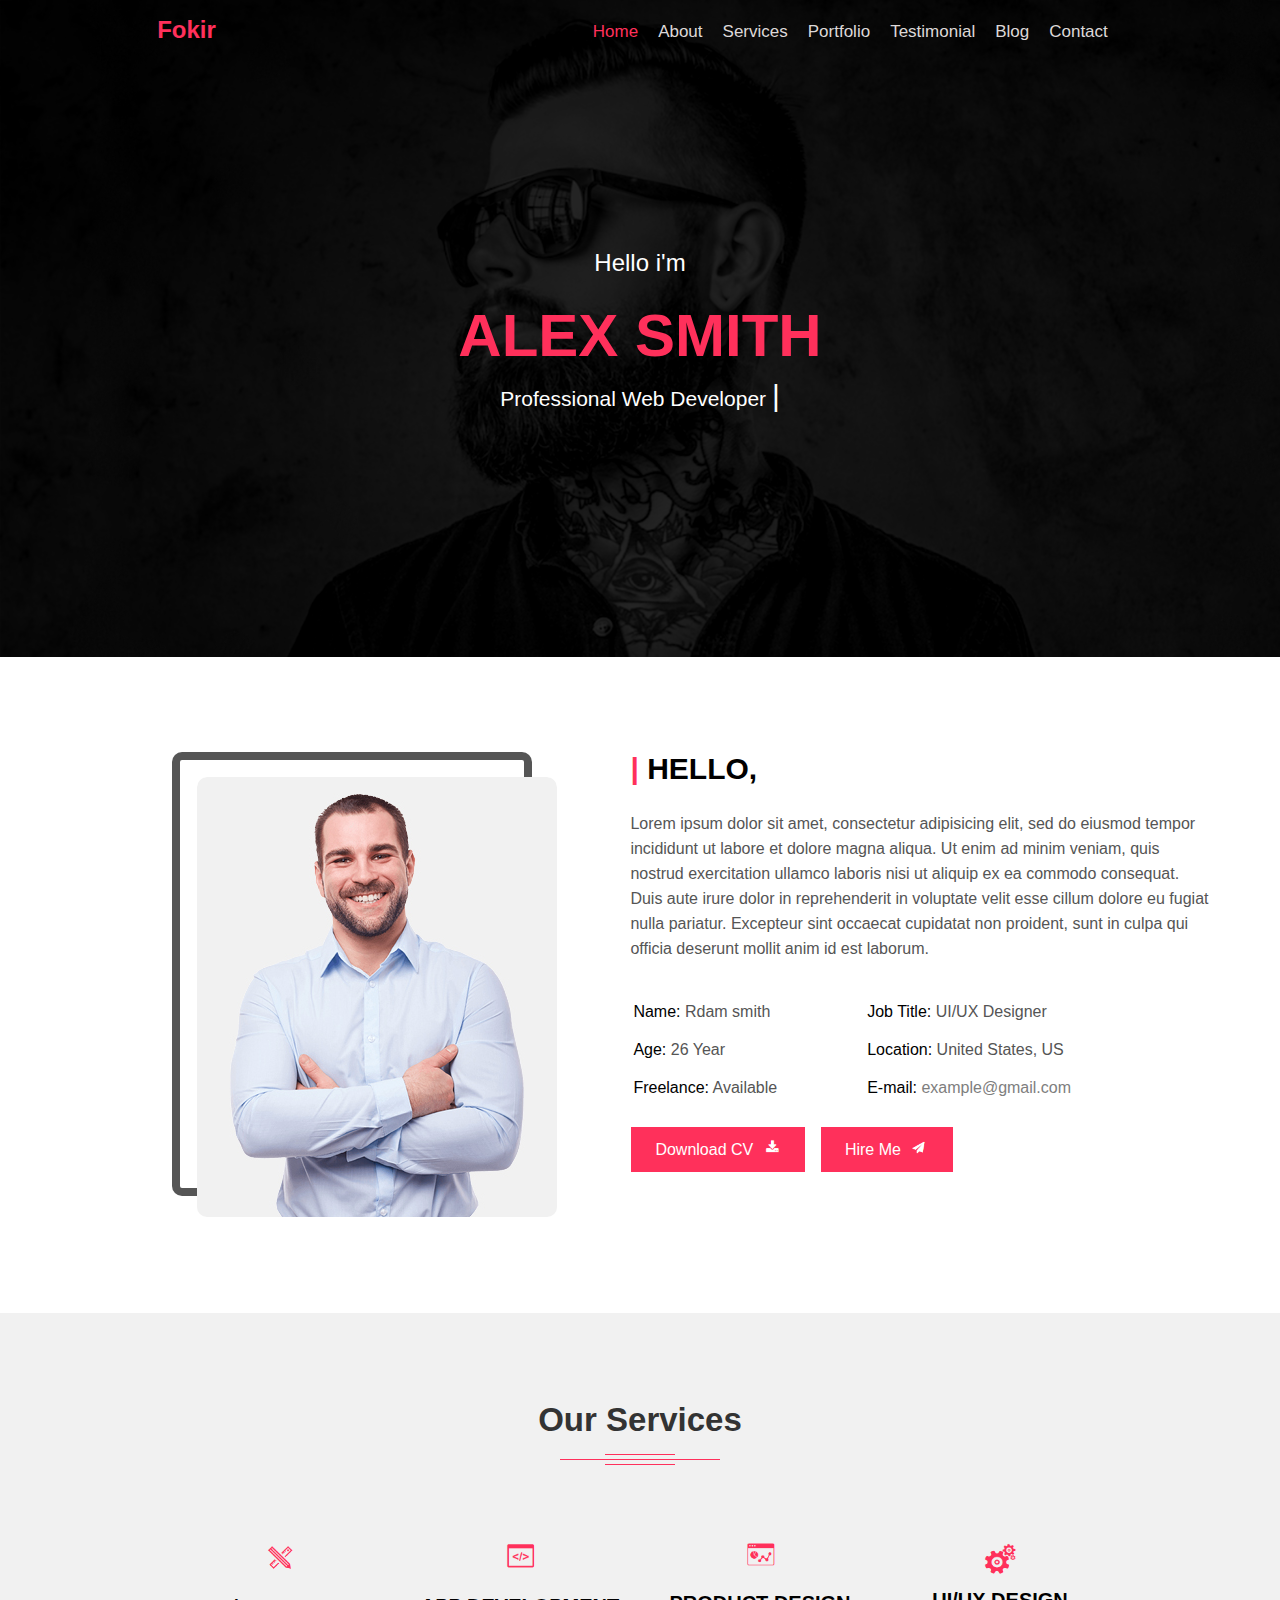
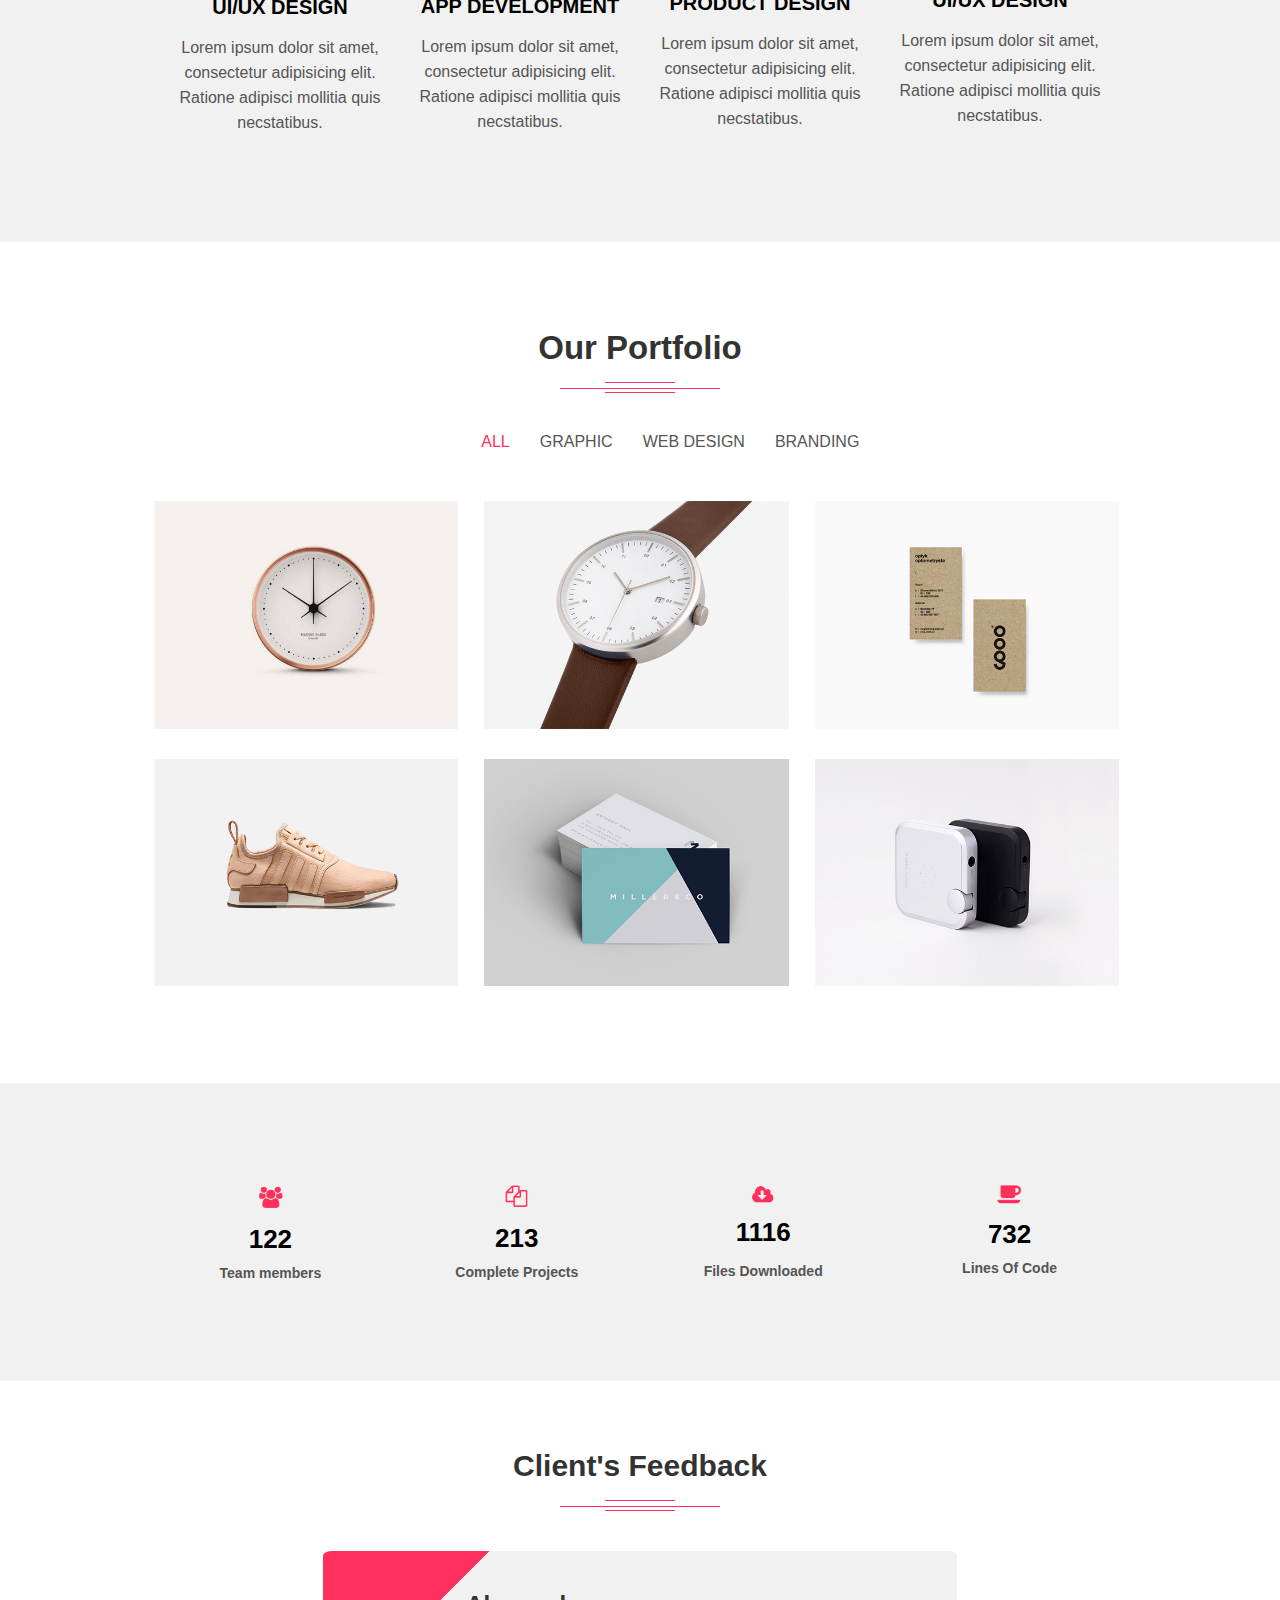
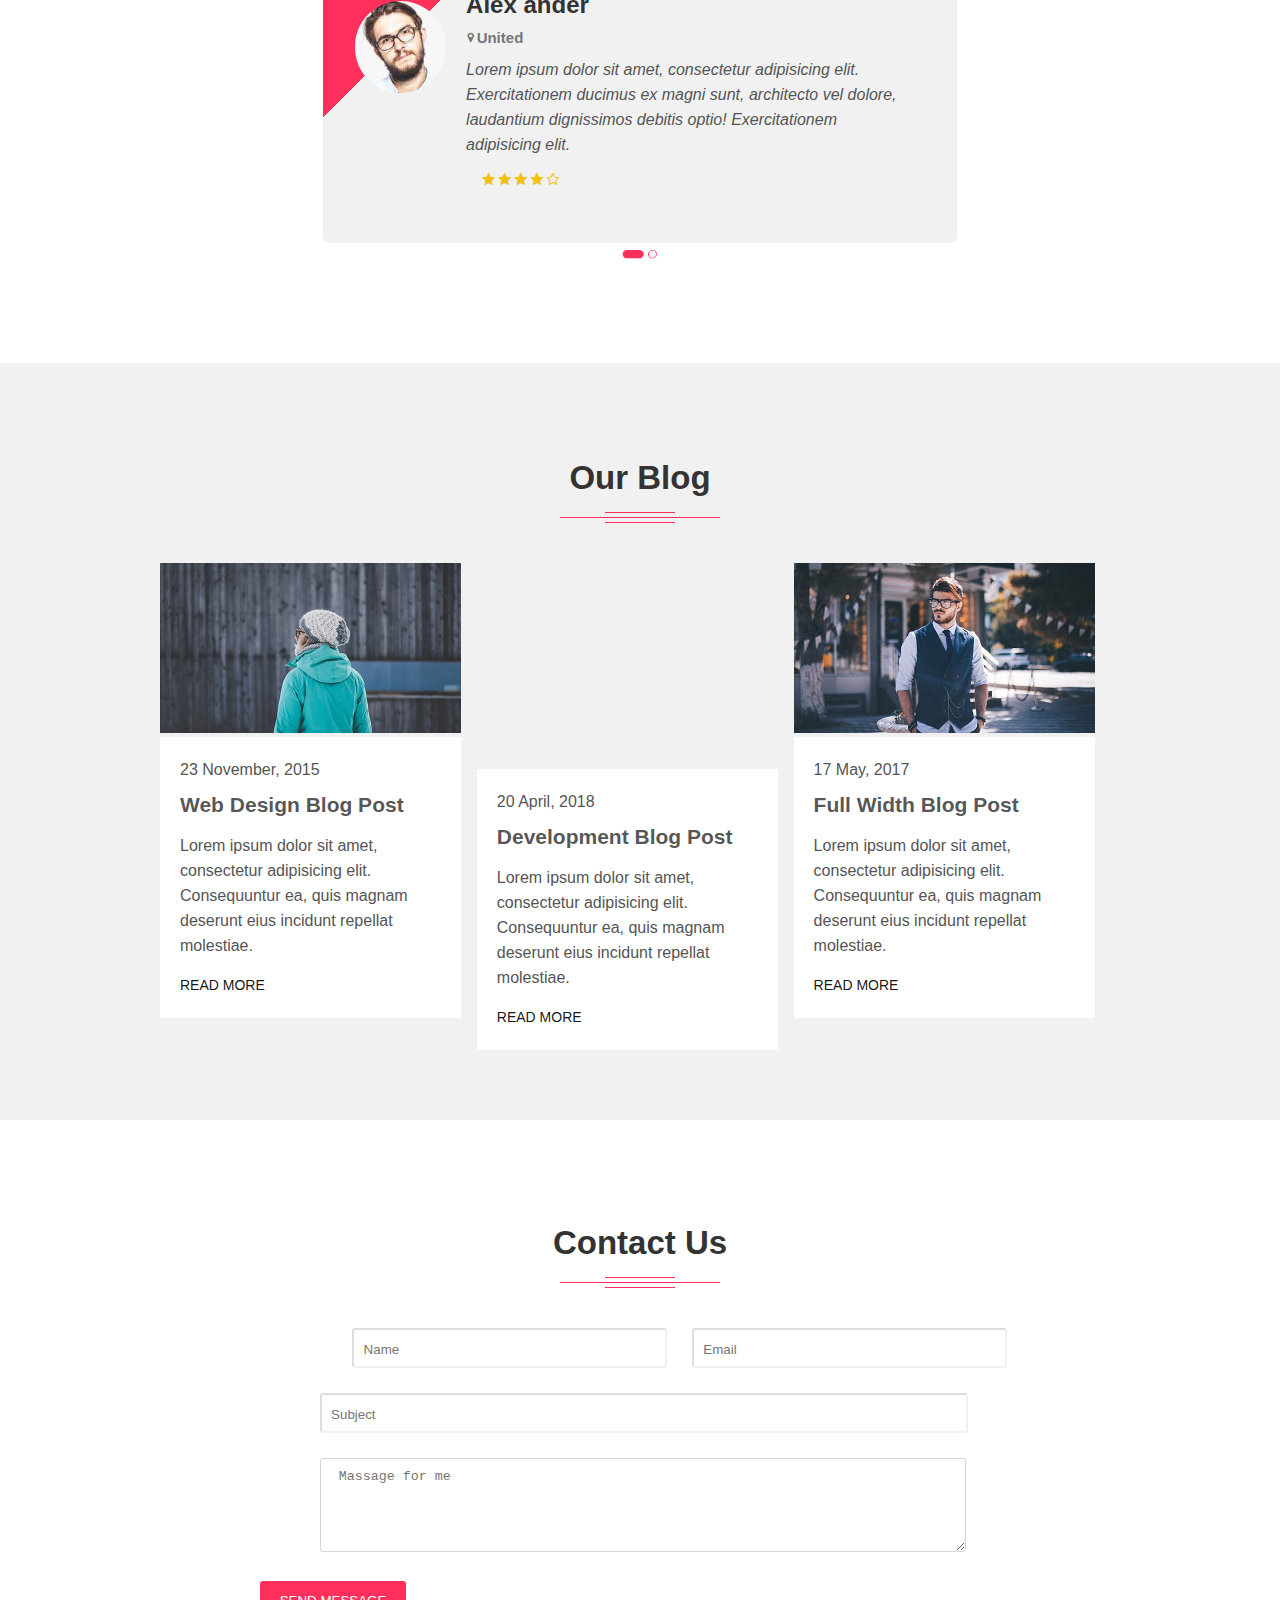
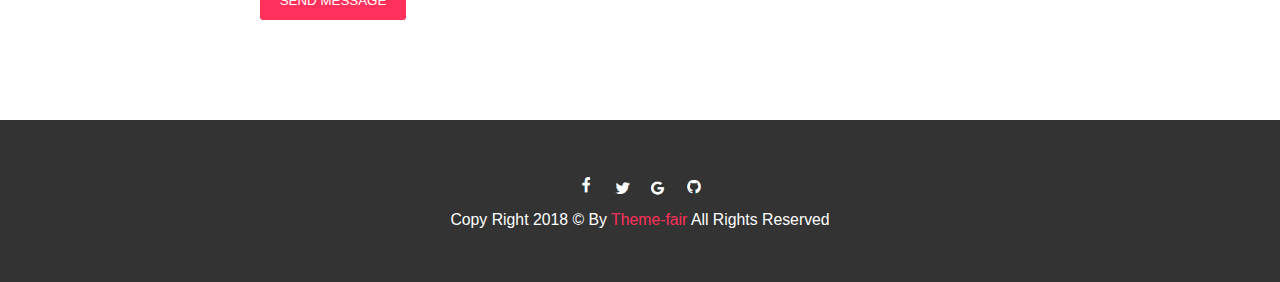
<file: index.html>
<!DOCTYPE html>
<html lang="en">

<head>
    <meta charset="UTF-8">
    <meta name="viewport" content="width=device-width, initial-scale=1.0">
    <title>Fokir</title>
    <link rel="stylesheet" href="./css/style.css">

</head>


<body>

    <!--                                      Cont Home                               -->

    <div class="cont-home">

        <div class="c-home-nav">

            <div class="c-home-inner-nav">

                <div class="c-home-aa">
                    <a href="./index.html">Fokir</a>
                </div>

                <div class="c-home-ul-li-aa">
                    <ul>
                        <li class="c-home-ul-li-1"><a href="./index.html">Home</a></li>
                        <li><a href="#about">About</a></li>
                        <li><a href="#services">Services</a></li>
                        <li><a href="#portfolio">Portfolio</a></li>
                        <li><a href="#testimonial">Testimonial</a></li>
                        <li><a href="#blog">Blog</a></li>
                        <li><a href="#contact">Contact</a></li>
                    </ul>
                </div>

                <div class="clr"></div>

            </div>

            <h3 class="c-home-hello-h3">Hello i'm</h3>
            <h1 class="c-home-hello-h1">ALEX SMITH</h1>
            <h4 class="c-home-hello-h4">Professional Web Developer <span class="cont-home-hello-h4--11">|</span></h4>

        </div>
    </div>


    <!--                                      Cont About                              -->

    <div class="cont-about" id="about">

        <div class="cont-about-inner-1">

            <div class="cont-about-inner-border">

                <div class="border">
                    <div class="layer">
                        <img src="./imgs/about.jpg" alt="about-img">
                        <div class="overlay">

                            
                            <a href="https://www.facebook.com/www.nour.mahmoud.ccom" target="_blank"><img class="overlay-img-1" src="./imgs/16.png" alt="facebook"></a>
                            <a href="https://www.facebook.com/www.nour.mahmoud.ccom" target="_blank"><img src="./imgs/17.png" alt="tw-xx"></a>
                            <a href="https://www.facebook.com/www.nour.mahmoud.ccom" target="_blank"><img src="./imgs/18.png" alt="Google"></a>
                            <a href="https://github.com/Nour4g" target="_blank"><img src="./imgs/19.png" alt="github"></a>
                            

                        </div>
                    </div>

                </div>

            </div>


            <!--               list ---- Right -->
                    

            <div class="cont-about-h2-pp-aa">

                <div class="cont-about-h2-pp-aa-inner">

                    <h2 class="cont-about-h2"><span class="cont-about-h2-pp-aa----span">|</span> HELLO,</h2>
                    <p class="cont-about-pp">Lorem ipsum dolor sit amet, consectetur adipisicing elit, sed do eiusmod
                        tempor incididunt ut labore et dolore magna
                        aliqua. Ut enim ad minim veniam, quis nostrud exercitation ullamco laboris nisi ut aliquip ex ea
                        commodo consequat.
                        Duis aute irure dolor in reprehenderit in voluptate velit esse cillum dolore eu fugiat nulla
                        pariatur.
                        Excepteur sint occaecat cupidatat non proident, sunt in culpa qui officia deserunt mollit anim
                        id est laborum.</p>

                </div>
            </div>




            <div class="cont-about-profi-ul-aa">

                <div class="cont-about-profi-ul">

                    <ul>
                        <div class="cont-about-profi-ul-aa-li-left">

                            <li><span class="cont-about-profi-ul-aa-span">Name:</span> Rdam smith</li>
                            <li><span class="cont-about-profi-ul-aa-span">Age:</span> 26 Year</li>
                            <li><span class="cont-about-profi-ul-aa-span">Freelance:</span> Available</li>
                        </div>

                        <div class="cont-about-profi-ul-aa-li-right">

                            <li><span class="cont-about-profi-ul-aa-span">Job Title:</span> UI/UX Designer</li>
                            <li><span class="cont-about-profi-ul-aa-span">Location:</span> United States, US</li>
                            <li><span class="cont-about-profi-ul-aa-span">E-mail:</span><a href="./index.html">
                                    example@gmail.com</a></li>

                        </div>

                    </ul>
                    <div class="clr"></div>

                </div>




                <div class="cont-about-profi-ul-aa-22-aaa">

                    <div class="cont-about-profi-ul-aa-22-aaa-inner">

                        <a href="./index.html">Download CV <img src="./imgs/5.png" alt="cv"></a>
                        <a href="./index.html">Hire Me <img src="./imgs/6.png" alt="hire me"></a>
                    </div>
                </div>

            </div>
            <div class="clr"></div>





        </div>



    </div>

    <!--                                      Cont Services                              -->

    <div class="cont-services" id="services">

        <div class="cont-services-ourServices">

            <h2>Our Services</h2>

        </div>

        <!-- col mb -->

        <div class="cont-services-col-mb"">


            <div class=" cont-services-i-h3-p">

            <div class="cont-services-i-h3-p-img">
                <img src="./imgs/1.png" alt="icon 1">
            </div>

            <h3>UI/UX DESIGN</h3>
            <p>Lorem ipsum dolor sit amet, consectetur adipisicing elit. Ratione adipisci mollitia quis necstatibus.</p>
        </div>

        <div class="cont-services-i-h3-p">

            <div class="cont-services-i-h3-p-img">
                <img src="./imgs/2.png" alt="icon 2">
            </div>

            <h3>APP DEVELOPMENT</h3>
            <p>Lorem ipsum dolor sit amet, consectetur adipisicing elit. Ratione adipisci mollitia quis necstatibus.</p>
        </div>

        <div class="cont-services-i-h3-p">

            <div class="cont-services-i-h3-p-img">
                <img src="./imgs/3.png" alt="icon 3">
            </div>

            <h3>PRODUCT DESIGN</h3>
            <p>Lorem ipsum dolor sit amet, consectetur adipisicing elit. Ratione adipisci mollitia quis necstatibus.</p>
        </div>

        <div class="cont-services-i-h3-p">

            <div class="cont-services-i-h3-p-img">
                <img src="./imgs/4.png" alt="icon 4">
            </div>

            <h3 class="cont-services-i-h3-p-UI">UI/UX DESIGN</h3>
            <p>Lorem ipsum dolor sit amet, consectetur adipisicing elit. Ratione adipisci mollitia quis necstatibus.</p>
        </div>

        <div class="clr"></div>


    </div>


    </div>


    <!--                                      Cont Portfolio                              -->

    <div class="cont-portfolio" id="portfolio">


        <div class="cont-portfolio-ourPortfolio">

            <h2>Our Portfolio</h2>

        </div>

        <!-- Ul and a and img and i -->

        <div class="cont-portfolio-ul-aa">

            <div class="cont-portfolio-ul-aa-inner">

                <ul>
                    <li class="cont-portfolio-ul-aa-inner-color"><a href="">ALL</a></li>
                    <li><a href="./graphlc.html">GRAPHIC</a></li>
                    <li><a href="./web.html">WEB DESIGN</a></li>
                    <li><a href="./branding.html">BRANDING</a></li>
                </ul>

            </div>

            <div class="clr"></div>


            <!-- img and i - (1) -->

            <div class="cont-portfolio-img-ii">

                <div class="cont-portfolio-img-ii---img">

                    <a href="./imgs/portfolio/1.jpg"><img src="./imgs/portfolio/1.jpg" alt="img hous"></a>
                    <div class="cont-portfolio-img-ii---img-back">

                        <a href="./imgs/portfolio/1.jpg"><img src="./imgs/7.png" alt="icone img"></a>

                    </div>
                </div>

                <div class="cont-portfolio-img-ii---img">

                    <a href="./imgs/portfolio/2.jpg"><img src="./imgs/portfolio/2.jpg" alt="img hous 2"></a>
                    <div class="cont-portfolio-img-ii---img-back">

                        <a href="./imgs/portfolio/2.jpg"><img src="./imgs/8.png" alt="icone img"></a>

                    </div>

                </div>

                <div class="cont-portfolio-img-ii---img">

                    <a href="./imgs/portfolio/3.jpg"><img src="./imgs/portfolio/3.jpg" alt="img 3"></a>
                    <div class="cont-portfolio-img-ii---img-back">

                        <a href="./imgs/portfolio/3.jpg"><img src="./imgs/7.png" alt="icone img"></a>

                    </div>

                </div>

            </div>

            <!--   img and i - (2)  -->

            <div class="cont-portfolio-img-ii">

                <div class="cont-portfolio-img-ii---img">

                    <a href="./imgs/portfolio/4.jpg"><img src="./imgs/portfolio/4.jpg" alt="Boots"></a>
                    <div class="cont-portfolio-img-ii---img-back">

                        <a href="./imgs/portfolio/4.jpg"><img src="./imgs/7.png" alt="icone img"></a>

                    </div>

                </div>

                <div class="cont-portfolio-img-ii---img">

                    <a href="./imgs/portfolio/5.jpg"><img src="./imgs/portfolio/5.jpg" alt="book"></a>
                    <div class="cont-portfolio-img-ii---img-back">

                        <a href="./imgs/portfolio/5.jpg"><img src="./imgs/8.png" alt="icone img"></a>

                    </div>

                </div>

                <div class="cont-portfolio-img-ii---img">

                    <a href="./imgs/portfolio/6.jpg"><img src="./imgs/portfolio/6.jpg" alt="Earphone"></a>
                    <div class="cont-portfolio-img-ii---img-back">

                        <a href="./imgs/portfolio/5.jpg"><img src="./imgs/7.png" alt="icone img"></a>

                    </div>

                </div>

            </div>
            <div class="clr"></div>






        </div>
















    </div>

    <!--                                      Cont User (42 , 76 , 401 , 256)                              -->


    <div class="cont-user" id="user">


        <div class="cont-user-inner">


            <div class="cont-user-inner-img-h3-h5">

                <div class="cont-user-inner-img-h3-h5---img">
                    <img src="./imgs/9.png" alt="">
                </div>

                <div class="cont-user-inner-img-h3-h5---h3-h5">

                    <h3>122</h3>
                    <h5>Team members</h5>

                </div>

            </div>


            <div class="cont-user-inner-img-h3-h5">

                <div class="cont-user-inner-img-h3-h5---img">
                    <img src="./imgs/10.png" alt="">
                </div>

                <div class="cont-user-inner-img-h3-h5---h3-h5">

                    <h3>213</h3>
                    <h5>Complete Projects</h5>

                </div>

            </div>


            <div class="cont-user-inner-img-h3-h5">

                <div class="cont-user-inner-img-h3-h5---img">
                    <img src="./imgs/11.png" alt="">
                </div>

                <div class="cont-user-inner-img-h3-h5---h3-h5">

                    <h3>1116</h3>
                    <h5 class="cont-user-inner-img-h3-h5---h3-h5-font">Files Downloaded</h5>

                </div>

            </div>


            <div class="cont-user-inner-img-h3-h5">

                <div class="cont-user-inner-img-h3-h5---img">
                    <img src="./imgs/12.png" alt="">
                </div>

                <div class="cont-user-inner-img-h3-h5---h3-h5">

                    <h3>732</h3>
                    <h5>Lines Of Code</h5>

                </div>

            </div>

            <div class="clr"></div>



        </div>


    </div>


    <!--                                      Cont Testimonial                              -->


    <div class="cont-testimonial" id="testimonial">



        <div class="cont-testimonial-feedback">

            <h2>Client's Feedback</h2>

        </div>



        <div class="cont-testimonial-alex">

            <div class="cont-testimonial-alex-inner">

                <div class="cont-testimonial-alex-inner-img">
                    <img src="imgs/feedback.jpg" alt="feedback">
                </div>

                <div class="cont-testimonial-alex-inner-alex-h4-pp">
                    <h3>Alex ander</h3>
                    <h4><a href="./index.html"><img src="imgs/13.png" alt="mab">United</a></h4>
                    <p>Lorem ipsum dolor sit amet, consectetur adipisicing elit.
                        Exercitationem ducimus ex magni sunt,
                        architecto vel dolore, laudantium dignissimos
                        debitis optio! Exercitationem adipisicing elit.</p>
                </div>
                <div class="clr"></div>

                <div class="cont-testimonial-alex-inner-alex-icon-img">
                    <img src="./imgs/14.png" alt="stars">
                </div>
                <div class="clr"></div>


            </div>


        </div>


        <div class="cont-testimonial-lastline-icone-img">

            <div class="cont-testimonial-lastline-icone-img-inner">
                <img src="./imgs/15.png" alt="icone">
            </div>


        </div>


    </div>


    <!--                                      Cont Blog                              -->


    <div class="cont-blog" id="blog">


        <div class="cont-blog-our-blog">

            <h2>Our Blog</h2>

        </div>


        <div class="cont-blog-list-all">

            <!--               list 1             -->

            <div class="cont-blog-list-1">

                <div class="cont-blog-list-1-inner">

                    <div class="cont-blog-list-1-img">
                        <img src="./imgs/blog/12.jpg" alt="blog">
                    </div>

                    <div class="cont-blog-list-1-post-meta-h3-p-aa">

                        <div class="cont-blog-list-1-post-meta">23 November, 2015</div>

                        <h3><a href="./index.html">Web Design Blog Post</a></h3>

                        <p>Lorem ipsum dolor sit amet, consectetur adipisicing elit. Consequuntur ea,
                            quis magnam deserunt eius incidunt repellat molestiae.</p>

                        <div class="cont-blog-list-1-post-meta-read">
                            <a href="./index.html">READ MORE </a>
                        </div>

                    </div>
                </div>

            </div>

            <!--                  List 2              -->

            <div class="cont-blog-list-2">

                <div class="cont-blog-list-2-inner">

                    <div class="cont-blog-list-2-iframe">
                        <iframe height="202" src="https://www.youtube.com/embed/uVju5--RqtY"
                            title="Envato - Bringing Ideas to Life" frameborder="0"
                            allow="accelerometer; autoplay; clipboard-write; encrypted-media; gyroscope; picture-in-picture; web-share"
                            referrerpolicy="strict-origin-when-cross-origin" allowfullscreen></iframe>
                    </div>

                    <div class="cont-blog-list-2-post-meta-h3-p-aa">

                        <div class="cont-blog-list-2-post-meta">20 April, 2018</div>

                        <h3><a href="./index.html">Development Blog Post</a></h3>

                        <p>Lorem ipsum dolor sit amet, consectetur adipisicing elit. Consequuntur ea,
                            quis magnam deserunt eius incidunt repellat molestiae.</p>

                        <div class="cont-blog-list-2-post-meta-read">
                            <a href="./index.html">READ MORE </a>
                        </div>

                    </div>

                </div>
            </div>

            <!--                  List 3              -->

            <div class="cont-blog-list-3">

                <div class="cont-blog-list-3-inner">

                    <div class="cont-blog-list-3-img">
                        <img src="./imgs/blog/32.jpg" alt="blog">
                    </div>

                    <div class="cont-blog-list-3-post-meta-h3-p-aa">

                        <div class="cont-blog-list-3-post-meta">17 May, 2017</div>

                        <h3><a href="./index.html">Full Width Blog Post</a></h3>

                        <p>Lorem ipsum dolor sit amet, consectetur adipisicing elit. Consequuntur ea,
                            quis magnam deserunt eius incidunt repellat molestiae.</p>

                        <div class="cont-blog-list-3-post-meta-read">
                            <a href="./index.html">READ MORE </a>
                        </div>

                    </div>

                </div>
            </div>
            <div class="clr"></div>

        </div>

    </div>


    <!--                                      Cont Contact Us                              -->


    <div class="cont-Contact" id="contact">

        <div class="cont-Contact-contactus">

            <h2>Contact Us</h2>

        </div>


<!--                                       Cont Contact - Form                               -->


        <div class="cont-Contact-form">

            <form>

                <!-- input 1 -->
                
                <div class="cont-Contact-form-input-1">
                    <div class="cont-Contact-form-input-name">
                        <input type="text" placeholder="  Name" required name="name">
                    </div>
                    <div class="cont-Contact-form-input-email">
                        <input type="email" placeholder="  Email" required name="email">
                    </div>
                    <div class="clr"></div>
                </div>

                <!-- input 2 -->

                <div class="cont-Contact-form-input-2">

                        <input type="text" placeholder="  Subject" required name="sub">

                </div>

                <!--  input 3 - Text Area  -->

                <div class="cont-Contact-form-input-3">
                    
                    <textarea name="massage-for" id="massage-for" placeholder="  Massage for me" required></textarea>

                </div>

                <!-- input 4 - Sub -->

                <div class="cont-Contact-form-input-4">
                    
                    <input type="submit" value="SEND MESSAGE">

                </div>

            </form>

        </div>


    </div>


    <!--                                      Cont Footer                              -->


    <div class="cont-footer" id="footer">



        <div class="cont-footer-icone-p-a">

            <div class="cont-footer-icones">
                
                <a href="https://www.facebook.com/www.nour.mahmoud.ccom" target="_blank"><img src="./imgs/16.png" alt="facebook"></a>
                <a href="https://www.facebook.com/www.nour.mahmoud.ccom" target="_blank"><img src="./imgs/17.png" alt="tw-xx"></a>
                <a href="https://www.facebook.com/www.nour.mahmoud.ccom" target="_blank"><img src="./imgs/18.png" alt="Google"></a>
                <a href="https://github.com/Nour4g" target="_blank"><img src="./imgs/19.png" alt="github"></a>

            </div>

            <div class="cont-footer-p-a">
                <p>Copy Right 2018 © By <a href="https://www.facebook.com/www.nour.mahmoud.ccom" target="_blank">Theme-fair</a> All Rights Reserved</p>
            </div>


        </div>


    </div>







    <!--                                  Finish By Nour Mahmoud Abd El Rahim                                           -->






</body>

</html>
</file>
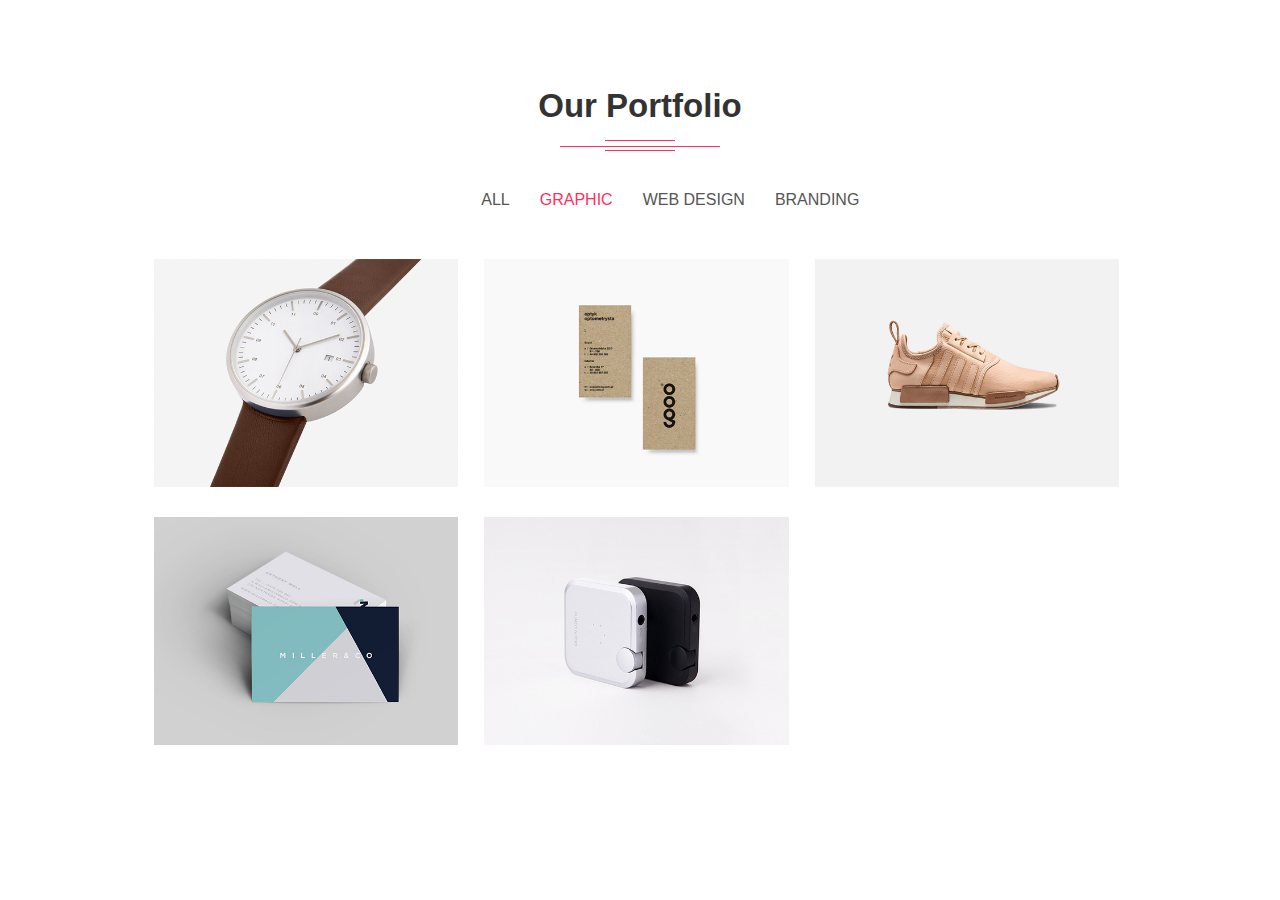
<file: graphlc.html>
<!DOCTYPE html>
<html lang="en">

<head>
    <meta charset="UTF-8">
    <meta name="viewport" content="width=device-width, initial-scale=1.0">
    <title>Fokir</title>
    <link rel="stylesheet" href="./css/style.css">

</head>


<body>

    <!--                                      Cont Portfolio                              -->

    <div class="cont-portfolio" id="portfolio">


        <div class="cont-portfolio-ourPortfolio">

            <h2>Our Portfolio</h2>

        </div>

        <!-- Ul and a and img and i -->

        <div class="cont-portfolio-ul-aa">

            <div class="cont-portfolio-ul-aa-inner">

        <ul>
            <li><a href="./index.html">ALL</a></li>
            <li class="cont-portfolio-ul-aa-inner-color"><a href="./graphlc.html">GRAPHIC</a></li>
            <li><a href="./web.html">WEB DESIGN</a></li>
            <li><a href="./branding.html">BRANDING</a></li>
        </ul>

            </div>

            <div class="clr"></div>


            <!-- img and i - (1) -->

            <div class="cont-portfolio-img-ii">

                

                <div class="cont-portfolio-img-ii---img">
                    
                    <a href="./imgs/portfolio/2.jpg"><img src="./imgs/portfolio/2.jpg" alt="img hous 2"></a>
                    <div class="cont-portfolio-img-ii---img-back">
                        
                        <a href="./imgs/portfolio/2.jpg"><img src="./imgs/8.png" alt="icone img"></a>

                    </div>
                </div>

                <div class="cont-portfolio-img-ii---img">

                    <a href="./imgs/portfolio/3.jpg"><img src="./imgs/portfolio/3.jpg" alt="img 3"></a>
                    <div class="cont-portfolio-img-ii---img-back">
                        
                        <a href="./imgs/portfolio/3.jpg"><img src="./imgs/7.png" alt="icone img"></a>

                    </div>
                </div>

            </div>

            <!--   img and i - (2)  -->

            <div class="cont-portfolio-img-ii">

                <div class="cont-portfolio-img-ii---img">

                    <a href="./imgs/portfolio/4.jpg"><img src="./imgs/portfolio/4.jpg" alt="Boots"></a>
                    <div class="cont-portfolio-img-ii---img-back">
                        
                        <a href="./imgs/portfolio/4.jpg"><img src="./imgs/7.png" alt="icone img"></a>

                    </div>
                </div>

                <div class="cont-portfolio-img-ii---img">
                    
                    <a href="./imgs/portfolio/5.jpg"><img src="./imgs/portfolio/5.jpg" alt="book"></a>
                    <div class="cont-portfolio-img-ii---img-back">
                        
                        <a href="./imgs/portfolio/5.jpg"><img src="./imgs/8.png" alt="icone img"></a>

                    </div>
                </div>

                <div class="cont-portfolio-img-ii---img">

                    <a href="./imgs/portfolio/6.jpg"><img src="./imgs/portfolio/6.jpg" alt="Earphone"></a>
                    <div class="cont-portfolio-img-ii---img-back">
                        
                        <a href="./imgs/portfolio/6.jpg"><img src="./imgs/7.png" alt="icone img"></a>

                    </div>
                </div>

            </div>
            <div class="clr"></div>






        </div>
        















    </div>










</body>



</html>
</file>
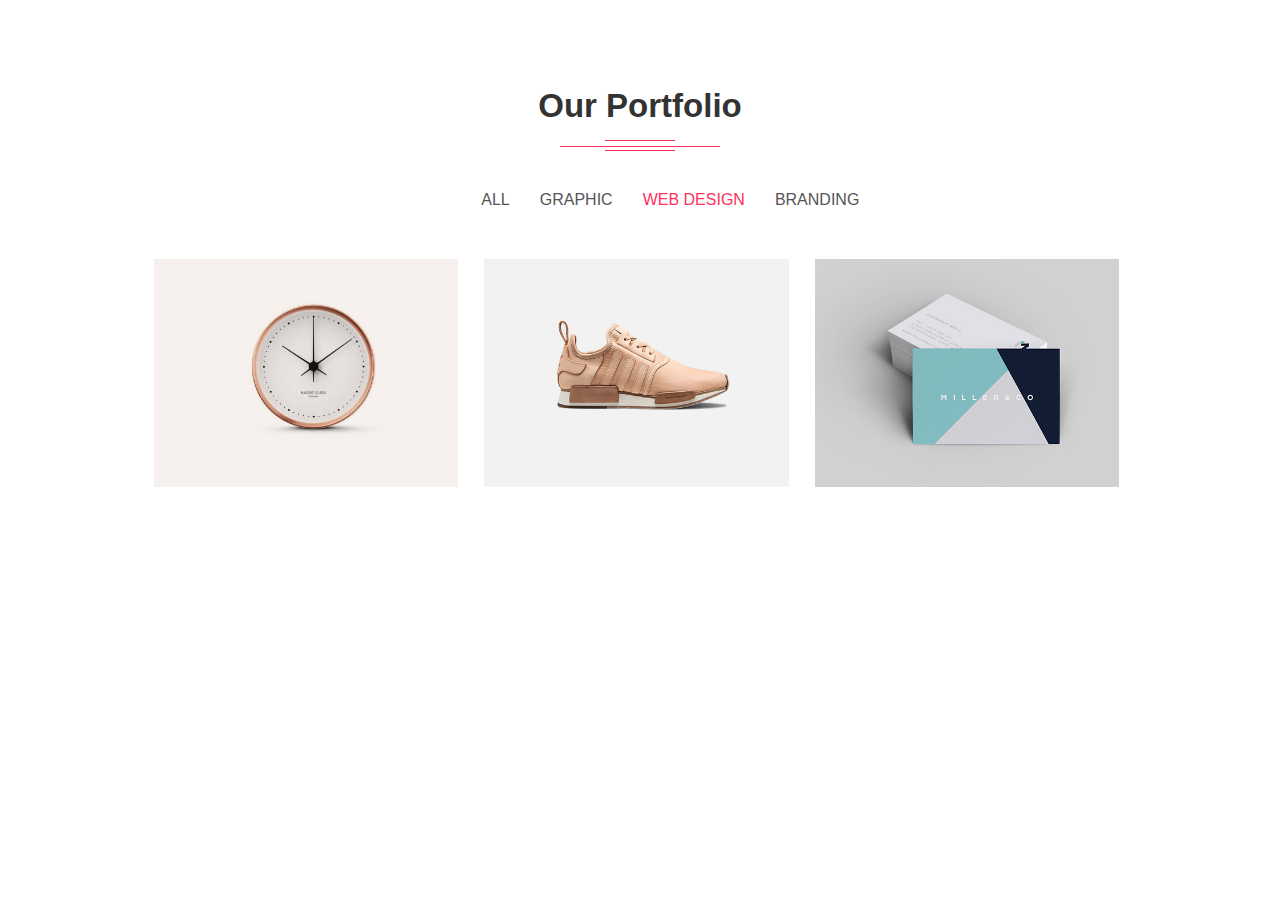
<file: web.html>
<!DOCTYPE html>
<html lang="en">

<head>
    <meta charset="UTF-8">
    <meta name="viewport" content="width=device-width, initial-scale=1.0">
    <title>Fokir</title>
    <link rel="stylesheet" href="./css/style.css">

</head>


<body>

    <!--                                      Cont Portfolio                              -->

    <div class="cont-portfolio" id="portfolio">


        <div class="cont-portfolio-ourPortfolio">

            <h2>Our Portfolio</h2>

        </div>

        <!-- Ul and a and img and i -->

        <div class="cont-portfolio-ul-aa">

            <div class="cont-portfolio-ul-aa-inner">

        <ul>
            <li><a href="./index.html">ALL</a></li>
            <li><a href="./graphlc.html">GRAPHIC</a></li>
            <li class="cont-portfolio-ul-aa-inner-color"><a href="./web.html">WEB DESIGN</a></li>
            <li><a href="./branding.html">BRANDING</a></li>
        </ul>

            </div>

            <div class="clr"></div>


            <!-- img and i - (1) -->

            <div class="cont-portfolio-img-ii">

                

                <div class="cont-portfolio-img-ii---img">
                    
                    <a href="./imgs/portfolio/1.jpg"><img src="./imgs/portfolio/1.jpg" alt="img hous"></a>
                    <div class="cont-portfolio-img-ii---img-back">
                        
                        <a href="./imgs/portfolio/1.jpg"><img src="./imgs/7.png" alt="icone img"></a>

                    </div>
                </div>

                <div class="cont-portfolio-img-ii---img">

                    <a href="./imgs/portfolio/4.jpg"><img src="./imgs/portfolio/4.jpg" alt="Boots"></a>
                    <div class="cont-portfolio-img-ii---img-back">
                                                
                        <a href="./imgs/portfolio/4.jpg"><img src="./imgs/7.png" alt="icone img"></a>

                    </div>
                </div>

            </div>

            <!--   img and i - (2)  -->

            <div class="cont-portfolio-img-ii">

                <div class="cont-portfolio-img-ii---img">

                    <a href="./imgs/portfolio/5.jpg"><img src="./imgs/portfolio/5.jpg" alt="book"></a>
                    <div class="cont-portfolio-img-ii---img-back">
                                                
                        <a href="./imgs/portfolio/5.jpg"><img src="./imgs/8.png" alt="icone img"></a>

                    </div>
                </div>

            </div>
            <div class="clr"></div>






        </div>
        















    </div>










</body>



</html>
</file>
<file: css/style.css>
/*        Start By Nour Mahmoud Abd El Rahim             */


body {
    margin: 0;
}

html , body {
  scroll-behavior: smooth;
}

/*                    Cont Home              */

.cont-home {
    background-image: url(../imgs/hero\ img.jpg);
    width: 100%;
    min-height: 100%;
    background-size: cover;
    background-position: cover;
    overflow: auto;
}

.c-home-nav {
    
    overflow: auto;
    background-color: rgba(0, 0, 0, 0.781);
    
}

.c-home-inner-nav {
    width: 77%;
    margin: auto;
    margin-top: 0.5%;
}

.c-home-aa a {
    text-decoration: none;
    color: rgb(255, 48, 91);
    font-size: 24px;
    font-family: sans-serif;
    font-weight: 550;
    float: left;
    padding: 10px;
}

.c-home-ul-li-aa a:hover {

    color: rgb(255, 48, 91);

}

.c-home-ul-li-aa a {
    text-decoration: none;
    color: #ddd8d8;
    font-family: sans-serif;
    font-size: 17px;
    font-weight: 300;
    transition: 0.5s;
    
}

.c-home-ul-li-1 a {
    color: rgb(255, 48, 91);
}

.c-home-ul-li-aa ul {
    float: right;
    list-style-type: none;
    margin-right: 15px;
}

.c-home-ul-li-aa li {
    float: left;
    padding: 10px;
    padding-top: 0;
    padding-bottom: 0;
}

.clr {
    clear: both;
}

.c-home-hello-h3 {
    text-align: center;
    color: #FFFFFF;
    margin-top: 15%;
    font-weight: 500;
    font-size: 24px;
    line-height: 26.4px;
    font-family: sans-serif;
    
}

.c-home-hello-h1 {
    text-align: center;
    color: rgb(255, 48, 91);
    font-family: sans-serif;
    font-size: 60px;
    margin-top: 0;
    margin-bottom: 0;
}

.c-home-hello-h4 {
    text-align: center;
    color: rgb(255, 255, 255);
    font-family: "Source Sans Pro", sans-serif;
    font-size: 21px;
    font-weight: 300;
    line-height: 31px;
    margin-top: 10px;
    margin-bottom: 19%;
}

.cont-home-hello-h4--11 {
    font-size: 30px;
}


/*                    Cont About              */


.cont-about {
    background-color: #FFFFFF;
    
}


.cont-about-inner-1 {
    width: 1170px;
    margin: auto;
}

.cont-about-inner-border {
    width: 360px;
    float: left;
    margin-top: 2%;
    margin-left: 10%;
    margin-right: 2%;
    margin-bottom: 10%;
    
    
}


.cont-about-h2-pp-aa {
    width: 50%;
    float: left;
    margin-left: 75px;
    padding-top: 70px;
   
}

.cont-about-h2-pp-aa----span {
    color: rgb(255, 48, 91);
    
    
}


.cont-about-h2 {
    font-size: 30px;
    font-family: "Source Sans Pro", sans-serif;
    
}

.cont-about-pp {
    color: #555555;
    font-size: 16px;
    font-family: sans-serif;
    line-height: 25px;
}



/*          Cont About -  border and img            */

.border{
    box-shadow: 0px 0px 0px 8px #555555 inset;
    /* border:5px solid #555555 ; */
    width: fit-content;
    margin: auto;
    margin-top: 20%;
    border-radius: 10px;

}
.layer{
    position: relative;
    top: 25px;
    left: 25px;
    border-radius: 10px;
    overflow: hidden;
    
}


.layer img {
    width: 100%;
    display: inline-block;
    border-radius: 10px;
    
}


.layer:hover .overlay{
    top: 0;
    opacity: 1;
}

.overlay{
    transition: 500ms ;
    position: absolute;
    border-radius: 10px;
    inset: 0;
    top: 100%;
    opacity: 0;
    background: #0000007c;
}

.overlay-icones-img {
    width: 5%;
    margin: auto;
    text-align: center;
    
}

.overlay img {
    width: 5%;
    margin-top: 200px;
    padding: 7px;
}

.overlay-img-1 {
    margin-left: 110px;
}



/*                Cont About - list ---- Right            */




.cont-about-profi-ul-aa {
    float: left;
}

.cont-about-profi-ul {
    margin-bottom: 30px;
}

.cont-about-profi-ul-aa ul li {
    list-style-type: none;
    font-family: Roboto, sans-serif;
    font-size: 16px;
    font-weight: 400;
    color: rgb(85, 85, 85);
    padding: 10px;
}

.cont-about-profi-ul-aa-li-right a {
    text-decoration: none;
    color: rgb(126, 126, 126);
}
.cont-about-profi-ul-aa-li-left {
    float: left;
    margin-right: 70px;
    margin-left: 28px;
}

.cont-about-profi-ul-aa-li-right {
    float: right;
}

.cont-about-profi-ul-aa-span {
    font-family: Roboto, sans-serif;
    font-size: 16px;
    line-height: 16px;
    font-weight: 545;
    color: hsl(0, 0%, 0%);
}

.cont-about-profi-ul-aa-22-aaa-inner {
    margin-left: 70px;
}

.cont-about-profi-ul-aa-22-aaa a {
    text-decoration: none;
    border: solid rgb(255, 255, 255);
    margin: 3px;
    color: RGB(255, 255, 255);
    background-color: #FF305B;
    line-height: 25px;
    font-family: Roboto, sans-serif;
    font-size: 16px;
    font-weight: 400;
    padding: 14px 24px;
    transition: 0.3s;
    
}

.cont-about-profi-ul-aa-22-aaa a:hover {
    background-color: #EC2403;
    
}

.cont-about-profi-ul-aa-22-aaa-inner img{
    width: 4%;
    padding-left: 5px;
}



/*                    Cont Services              */


.cont-services {
    background-color: #F1F1F1;
}


.cont-services-ourServices {
    padding-top: 5%;
}


.cont-services-ourServices h2 {
    font-family: "Source Sans Pro", sans-serif;
    text-align: center;
    color: rgb(51,51,51);
    font-size: 33px;
    font-weight: 800;
    line-height: 30px;
    margin-bottom: 40px;
    padding-bottom: 30px;
    position: relative;
    text-transform: capitalize;
    

}


.cont-services-ourServices h2:before {
    border-color: #ff305b;
    border-style: solid;
    border-width: 1px 0;
    bottom: 0;
    padding: 4px 0 5px;
    width: 70px;
}


.cont-services-ourServices h2:after, h2:before {
    content: "";
    left: 0;
    margin: 0 auto;
    position: absolute;
    right: 0;
}

.cont-services-ourServices h2:after {
    background-color: #ff305b;
    bottom: 5px;
    height: 0.5px;
    width: 160px;
}


.cont-services-col-mb {
    width: 75%;
    margin: auto;
    transition: 0.5s;
}


.cont-services-i-h3-p {
    width: 25%;
    float: left;
    text-align: center;
    margin-bottom: 7%;
}

.cont-services-i-h3-p h3 {
    font-family: "Source Sans Pro", sans-serif;
    font-size: 20px;
    font-weight: 550;
    line-height: 26px;
    margin-bottom: 15px;
    
}

.cont-services-i-h3-p p {
    line-height: 25px;
    color: rgb(85, 85, 85);
    font-family: Roboto, sans-serif;
    margin: 5px;
    padding-bottom: 35px;
}

.cont-services-i-h3-p-img {
    width: 13%;
    margin: auto;
    margin-top: 15%;
    transition: 0.5s;
}
.cont-services-i-h3-p-img img {
    width: 100%;
}

.cont-services-i-h3-p-UI {
    margin-top: 8px;
}


.cont-services-col-mb :hover {
    background-color: #FFFFFF;
}

.cont-services-col-mb :hover .cont-services-i-h3-p-img {
    width: 17%;
}



/*                    Cont Portfolio              */


.cont-portfolio {
    background-color: #FFFFFF;
}


.cont-portfolio-ourPortfolio {
    padding-top: 5%;
}


.cont-portfolio-ourPortfolio h2 {
    font-family: "Source Sans Pro", sans-serif;
    text-align: center;
    color: rgb(51,51,51);
    font-size: 33px;
    font-weight: 800;
    line-height: 30px;
    margin-bottom: 40px;
    padding-bottom: 30px;
    position: relative;
    text-transform: capitalize;
    

}


.cont-portfolio-ourPortfolio h2:before {
    border-color: #ff305b;
    border-style: solid;
    border-width: 1px 0;
    bottom: 0;
    padding: 4px 0 5px;
    width: 70px;
}


.cont-portfolio-ourPortfolio h2:after, h2:before {
    content: "";
    left: 0;
    margin: 0 auto;
    position: absolute;
    right: 0;
}

.cont-portfolio-ourPortfolio h2:after {
    background-color: #ff305b;
    bottom: 5px;
    height: 0.5px;
    width: 160px;
}



.cont-portfolio-ul-aa-inner {
    width: 80%;
    margin: auto;
}

.cont-portfolio-ul-aa-inner ul {
    width: 65.5%;
    margin: auto;
    margin-bottom: 37px;
}

.cont-portfolio-ul-aa-inner a {
    color: rgb(85, 85, 85);
    text-decoration: none;
    font-family: Roboto, sans-serif;
    font-size: 16px;
    font-weight: 300;
    
}

.cont-portfolio-ul-aa-inner .cont-portfolio-ul-aa-inner-color a {
    color: rgb(255, 48, 91);
}


.cont-portfolio-ul-aa-inner ul {
    float: right;
    list-style-type: none;
    margin-right: 15px;
}

.cont-portfolio-ul-aa-inner li {
    float: left;
    padding: 15px;
    padding-top: 0;
    padding-bottom: 0;
}


/*           img and iiii ====> (1) and (2)        */


.cont-portfolio-img-ii {
    width: 78%;
    margin: auto;
    
}

.cont-portfolio-img-ii---img {
    width: 30.5%;
    float: left;
    margin: 1.3%;
    position: relative;
    overflow: hidden;
}

.cont-portfolio-img-ii---img img {
    width: 100%;
}

.cont-portfolio-img-ii---img .cont-portfolio-img-ii---img-back {
    width: 100%;
    height: 100%;
    position: absolute;
    background-color: rgba(0, 0, 0, 0.452);
    top: 0;
    transition: 0.10s;
    opacity: 0;
}

.cont-portfolio-img-ii---img-back img {
    width: 6%;
    margin-top: 235px;
    margin-left: 329px;
}



.cont-portfolio-img-ii---img:hover .cont-portfolio-img-ii---img-back {
    opacity: 1;
    transition-delay: 0.1s;
}




/*                    Cont User (42 , 76 , 401 , 256)              */


.cont-user {
    background-color: #F1F1F1;
    margin-top: 80px;
}

.cont-user-inner {
    width: 77%;
    margin: auto;
    padding-top: 100px;
}


.cont-user-inner-img-h3-h5 {
    width: 25%;
    float: left;
    text-align: center;
}

.cont-user-inner-img-h3-h5---img img {
    width: 10%;
}


.cont-user-inner-img-h3-h5---h3-h5 h3 {
    
    margin: 10px;
    font-family: "Source Sans Pro", sans-serif;
    font-size: 26px;
    
    font-weight: 600;

}

.cont-user-inner-img-h3-h5---h3-h5 h5 {
    margin: 10px;
    font-family: "Source Sans Pro", sans-serif;
    font-size: 14px;
    font-weight: 550;
    color: rgb(85, 85, 85);
    margin-bottom: 100px;
}


.cont-user-inner-img-h3-h5---h3-h5 .cont-user-inner-img-h3-h5---h3-h5-font {
    margin: 15px;
}



/*                    Cont Testimonial              */


.cont-testimonial {
    background-color: #FFFFFF;
    padding-top: 70px;
    margin-bottom: 100px;
}

.cont-testimonial-feedback {
    width: 77%;
    margin: auto;
    text-align: center;
}


.cont-testimonial-feedback h2 {
    width: 97%;
    margin: auto;
    text-align: center;
    font-family: "Source Sans Pro", sans-serif;
    color: rgb(51, 51, 51);
    font-size: 30px;
    font-weight: 800;
    line-height: 30px;
    margin-bottom: 40px;
    padding-bottom: 30px;
    position: relative;
}


.cont-testimonial-feedback h2:before {
    border-color: #ff305b;
    border-style: solid;
    border-width: 1px 0;
    bottom: 0;
    padding: 4px 0 5px;
    width: 70px;
}



.cont-testimonial-feedback h2:after, h2:before {
    content: "";
    left: 0;
    margin: 0 auto;
    position: absolute;
    right: 0;
}

.cont-testimonial-feedback h2:after {
    background-color: #ff305b;
    bottom: 5px;
    height: 0.5px;
    width: 160px;
}

/*                  Cont Testimonial -alex  */

.cont-testimonial-alex {
    width: 49.5%;
    margin: auto;
    background: linear-gradient(135deg, #FF305B 18%, #F1F1F1 10%);
    border-radius: 1.5%;
    padding-bottom: 40px;
}

.cont-testimonial-alex-inner {
    width: 90%;
    margin: auto;
    

}

.cont-testimonial-alex-inner-img {
    width: 16%;
    float: left;
    padding-right: 20px;
}

.cont-testimonial-alex-inner-img img {
    width: 100%;
    margin-top: 50px;
    border-radius: 50%;
}

.cont-testimonial-alex-inner-alex-h4-pp h3 {
    font-family: "Source Sans Pro", sans-serif;
    font-size: 24px;
    line-height: 29px;
    font-weight: 600;
    color: rgb(51,51,51);
    margin-bottom: 10px;
    
}

.cont-testimonial-alex-inner-alex-h4-pp h4 {
    margin: 0;
    margin-bottom: 10px;
}

.cont-testimonial-alex-inner-alex-h4-pp h4 a {

    text-decoration: none;
    font-family: "Source Sans Pro", sans-serif;
    font-size: 15px;
    font-weight: 550;
    line-height: 17px;
    color: rgb(119, 119, 119);
}


.cont-testimonial-alex-inner-alex-h4-pp h4 a img {
    width: 2.1%;
    margin-right: 1.3px;
    
}

.cont-testimonial-alex-inner-alex-h4-pp {
    width: 77%;
    padding-top: 15px;
    float: left;
}

.cont-testimonial-alex-inner-alex-h4-pp p {
    font-family: Roboto, sans-serif;
    font-size: 16px;
    font-style: italic;
    line-height: 25px;
    color: rgb(85, 85, 85);
    margin: 0;
    margin-bottom: 15px;

}

.cont-testimonial-alex-inner-alex-icon-img {
    width: 14%;
    margin-left: 125px;
    margin-bottom: 12px;
    
}
.cont-testimonial-alex-inner-alex-icon-img img {
    width: 100%;
    
}


.cont-testimonial-lastline-icone-img {
    width: 80%;
    margin: auto;
}


.cont-testimonial-lastline-icone-img-inner {
    width: 3.6%;
    margin: auto;
    margin-top: 2px;
}
.cont-testimonial-lastline-icone-img img {
    width: 100%;
}


/*                       Cont Blog           */


.cont-blog {
    background-color: #F1F1F1;
    padding-top: 100px;
    padding-bottom: 70px;
    
}






.cont-blog-our-blog {
    width: 77%;
    margin: auto;
    text-align: center;
}


.cont-blog-our-blog h2 {
    width: 97%;
    margin: auto;
    text-align: center;
    font-family: "Source Sans Pro", sans-serif;
    color: rgb(51, 51, 51);
    font-size: 33px;
    font-weight: 800;
    line-height: 30px;
    margin-bottom: 40px;
    padding-bottom: 30px;
    position: relative;
}


.cont-blog-our-blog h2:before {
    border-color: #ff305b;
    border-style: solid;
    border-width: 1px 0;
    bottom: 0;
    padding: 4px 0 5px;
    width: 70px;
}



.cont-blog-our-blog h2:after, h2:before {
    content: "";
    left: 0;
    margin: 0 auto;
    position: absolute;
    right: 0;
}

.cont-blog-our-blog h2:after {
    background-color: #ff305b;
    bottom: 5px;
    height: 1.5px;
    width: 160px;
}


/*                         Cont Blog - List - All                         */

.cont-blog-list-all {
    width: 75%;
    margin: auto;
}

/*                         Cont Blog - List - (1)  */
.cont-blog-list-1 {
    width: 33%;
    float: left;

}

.cont-blog-list-1-inner {
    width: 95%;
}

.cont-blog-list-1-img img {
    width: 100%;
}

/*                         Cont Blog - List - (2)  */

.cont-blog-list-2 {
    width: 33%;
    float: left;
}

.cont-blog-list-2-inner {
    width: 95%;
}

.cont-blog-list-2-iframe iframe {
    width: 100%;
}

/*                         Cont Blog - List - (3)  */

.cont-blog-list-3 {
    width: 33%;
    float: left;
}

.cont-blog-list-3-inner {
    width: 95%;
}

.cont-blog-list-3-img img {
    width: 100%;
}



/*       Cont Blog - List - (1) Post meta                  */

.cont-blog-list-1-post-meta-h3-p-aa {
    padding: 20px;
    background-color: #FFFFFF;
    
}

.cont-blog-list-1-post-meta {
    font-size: 16px;
    font-family: Roboto, sans-serif;
    font-weight: 400;
    line-height: 25px;
    color: rgb(85, 85, 85);
    margin-top: 0;
    margin-bottom: 10px;

}

.cont-blog-list-1-post-meta-h3-p-aa h3 a {
    text-decoration: none;
    font-family: "Source Sans Pro", sans-serif;
    font-size: 21px;
    font-weight: 600;
    line-height: 26px;
    color: rgba(0, 0, 0, 0.678);
    transition: 0.5s;
}

.cont-blog-list-1-post-meta-h3-p-aa h3 {
    margin-top: 0;
    margin-bottom: 15px;
}

.cont-blog-list-1-post-meta-h3-p-aa p {
    font-family: Roboto, sans-serif;
    font-size: 16px;
    font-weight: 400;
    line-height: 25px;
    color: rgb(85, 85, 85);
    margin-top: 0;
    margin-bottom: 15px;
}

.cont-blog-list-1-post-meta-read a {
    text-decoration: none;
    font-family: Roboto, sans-serif;
    font-size: 14px;
    font-weight: 400;
    line-height: 25px;
    color: rgba(0, 0, 0, 0.925);
    transition: 0.5s;
    margin: 0;
}

.cont-blog-list-1-post-meta-h3-p-aa h3 a:hover {
    color: #FF4A6A;
}

.cont-blog-list-1-post-meta-read a:hover {
    color: #FF4A6A;
}



/*       Cont Blog - List - (2) Post meta                  */


.cont-blog-list-2-post-meta-h3-p-aa {
    padding: 20px;
    background-color: #FFFFFF;
    
}

.cont-blog-list-2-post-meta {
    font-size: 16px;
    font-family: Roboto, sans-serif;
    font-weight: 400;
    line-height: 25px;
    color: rgb(85, 85, 85);
    margin-top: 0;
    margin-bottom: 10px;
}

.cont-blog-list-2-post-meta-h3-p-aa h3 a {
    text-decoration: none;
    font-family: "Source Sans Pro", sans-serif;
    font-size: 21px;
    font-weight: 600;
    line-height: 26px;
    color: rgba(0, 0, 0, 0.678);
    transition: 0.5s;
}

.cont-blog-list-2-post-meta-h3-p-aa h3 {
    margin-top: 0;
    margin-bottom: 15px;
}

.cont-blog-list-2-post-meta-h3-p-aa p {
    font-family: Roboto, sans-serif;
    font-size: 16px;
    font-weight: 400;
    line-height: 25px;
    color: rgb(85, 85, 85);
    margin-top: 0;
    margin-bottom: 15px;
}

.cont-blog-list-2-post-meta-read a {
    text-decoration: none;
    font-family: Roboto, sans-serif;
    font-size: 14px;
    font-weight: 400;
    line-height: 25px;
    color: rgba(0, 0, 0, 0.925);
    transition: 0.5s;
}

.cont-blog-list-2-post-meta-h3-p-aa h3 a:hover {
    color: #FF4A6A;
}

.cont-blog-list-2-post-meta-read a:hover {
    color: #FF4A6A;
}



/*       Cont Blog - List - (3) Post meta                  */



.cont-blog-list-3-post-meta-h3-p-aa {
    padding: 20px;
    background-color: #FFFFFF;
    
}

.cont-blog-list-3-post-meta {
    font-size: 16px;
    font-family: Roboto, sans-serif;
    font-weight: 400;
    line-height: 25px;
    color: rgb(85, 85, 85);
    margin-top: 0;
    margin-bottom: 10px;

}

.cont-blog-list-3-post-meta-h3-p-aa h3 a {
    text-decoration: none;
    font-family: "Source Sans Pro", sans-serif;
    font-size: 21px;
    font-weight: 600;
    line-height: 26px;
    color: rgba(0, 0, 0, 0.678);
    transition: 0.5s;
}

.cont-blog-list-3-post-meta-h3-p-aa h3 {
    margin-top: 0;
    margin-bottom: 15px;
}

.cont-blog-list-3-post-meta-h3-p-aa p {
    font-family: Roboto, sans-serif;
    font-size: 16px;
    font-weight: 400;
    line-height: 25px;
    color: rgb(85, 85, 85);
    margin-top: 0;
    margin-bottom: 15px;
}

.cont-blog-list-3-post-meta-read a {
    text-decoration: none;
    font-family: Roboto, sans-serif;
    font-size: 14px;
    font-weight: 400;
    line-height: 25px;
    color: rgba(0, 0, 0, 0.925);
    transition: 0.5s;
}

.cont-blog-list-3-post-meta-h3-p-aa h3 a:hover {
    color: #FF4A6A;
}

.cont-blog-list-3-post-meta-read a:hover {
    color: #FF4A6A;
}



/*                          Cont Contact Us               */

.cont-Contact {
    background-color: #FFFFFF;
    padding-top: 80px;
    padding-bottom: 100px;
}

.cont-Contact-contactus h2 {
    font-family: "Source Sans Pro", sans-serif;
    text-align: center;
    color: rgb(51,51,51);
    font-size: 33px;
    font-weight: 800;
    line-height: 30px;
    margin-bottom: 40px;
    padding-bottom: 30px;
    position: relative;
    text-transform: capitalize;
}


.cont-Contact-contactus h2:before {
    border-color: #ff305b;
    border-style: solid;
    border-width: 1px 0;
    bottom: 0;
    padding: 4px 0 5px;
    width: 70px;
}


.cont-Contact-contactus h2:after, h2:before {
    content: "";
    left: 0;
    margin: 0 auto;
    position: absolute;
    right: 0;
}

.cont-Contact-contactus h2:after {
    background-color: #ff305b;
    bottom: 5px;
    height: 0.5px;
    width: 160px;
}


/*                    Cont Contact Us - Form         */


.cont-Contact-form {
    width: 77%;
    margin: auto;
    text-align: center;
}


/*                Cont Contact Us - Form - input 1      */

.cont-Contact-form-input-1 {
    margin: auto;

}


.cont-Contact-form-input-name input {
    width: 31.125%;
    margin: auto;
    margin-left: 205px ;
    margin-right: 25px;
    height: 30px;
    padding-top: 5px;
    margin-bottom: 25px;
    border-radius: 3px;
    border-color: #bbbbbb38;
    float: left;
    
}
.cont-Contact-form-input-email input {
    width: 31.125%;
    margin: auto;
    height: 30px;
    padding-top: 5px;
    margin-bottom: 25px;
    border-radius: 3px;
    border-color: #bbbbbb38;
    float: left;
    
}



/*               Cont Contact Us - Form - input 2      */

.cont-Contact-form-input-2 {
    width: 65%;
    margin: auto;
}

.cont-Contact-form-input-2 input {
    width: 100%;
    height: 30px;
    padding-top: 5px;
    margin-bottom: 25px;
    border-radius: 3px;
    border-color: #bbbbbb38;
}



/*        Cont Contact Us - Form - input 3 - Text Area  */


.cont-Contact-form-input-3 {
    width: 65%;
    margin: auto;
}

.cont-Contact-form-input-3 textarea {
    width: 100%;
    height: 80px;
    padding-top: 10px;
    margin-bottom: 25px;
    border-radius: 3px;
    border-color: #bbbbbb98;
}


/*        Cont Contact Us - Form - input 4 - Sub       */


.cont-Contact-form-input-4 input {
    margin-right: 614px;
    border-radius: 3px;
    border: none;
    background-color: #FF305B;
    color: white;
    padding: 12px 20px;
    cursor: no-drop;
}

.cont-Contact-form-input-4 input:hover {
    background-color: #EC2403;
}




/*                     Cont Footer                   */



.cont-footer {
    background-color: #333333;
    padding-top: 43px;
}

.cont-footer-icone-p-a {
    width: 97%;
    margin: auto;
}

.cont-footer-icones {
    width: 83%;
    margin: auto;
    text-align: center;
}


.cont-footer-icones a img {
    width: 1.7%;
    padding: 7px;
}

/*                  Cont Footer - P - A               */

.cont-footer-p-a {
    margin: auto;
    text-align: center;
    font-family: Roboto, sans-serif;
    font-size: 15.8px;
    line-height: 25px;
    color: rgb(255, 255, 255);
    padding-bottom: 50px;
}

.cont-footer-p-a p {
    margin: 0;
}

.cont-footer-p-a a {
    text-decoration: none;
    color: rgb(255, 48, 91);
}

.cont-footer-p-a a:hover {
    text-decoration: underline;
}

/*           Finish By Nour Mahmoud Abd El Rahim          */
</file>
